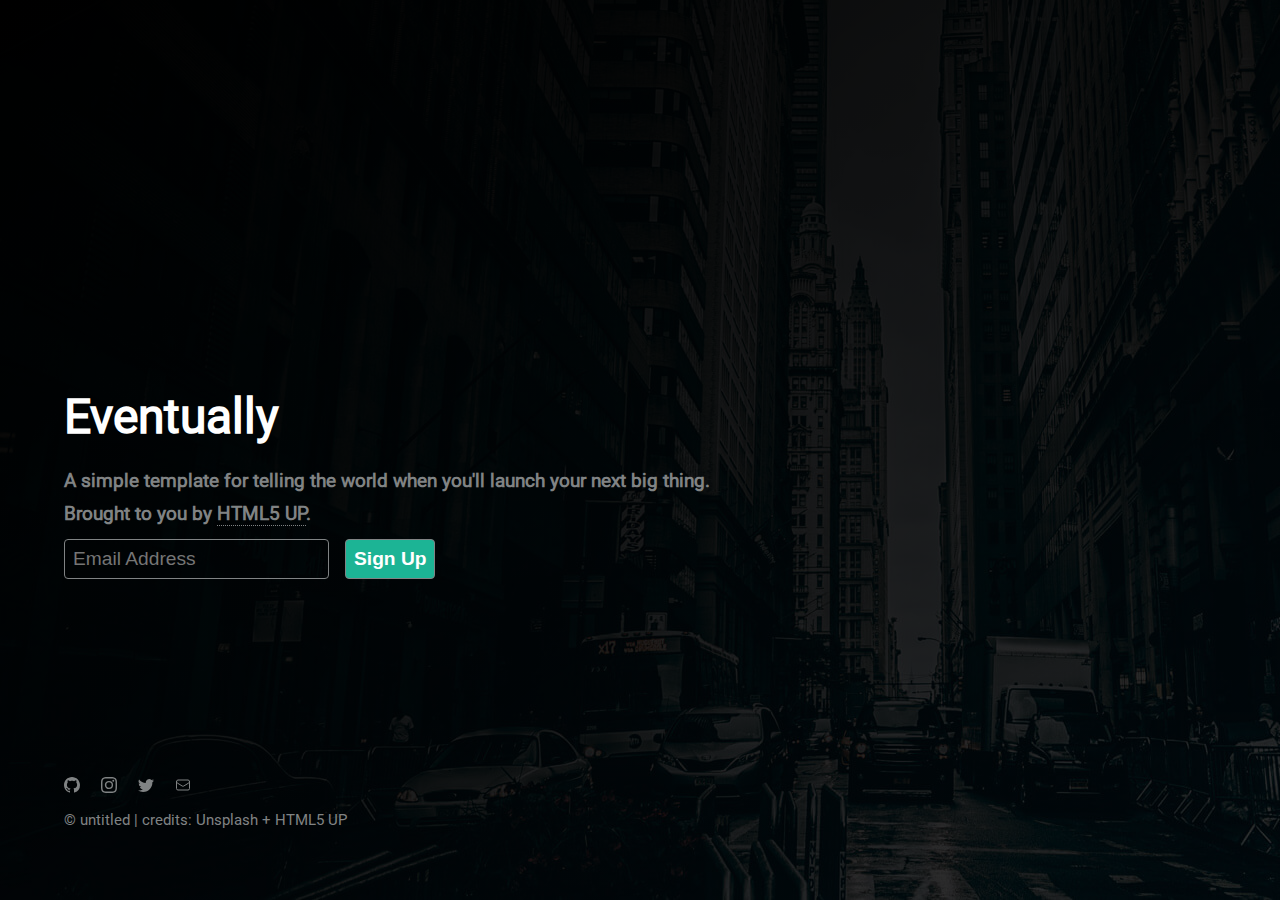
<file: 2- Eventually - Stunning HTML5 Landing Page/index.html>
<!DOCTYPE html>
<html lang="en">
  <head>
    <meta charset="UTF-8" />
    <meta http-equiv="X-UA-Compatible" content="IE=edge" />
    <meta name="viewport" content="width=device-width, initial-scale=1.0" />
    <link rel="stylesheet" href="./style.css">
    <title>codedamn Project</title>
  </head>
  <body>
    <!-- start writing your code -->
    <section class="eventually-section">
        <div class="container">
            <header>
                <h1>Eventually</h1>
                <p>A simple template for telling the world when you'll launch
                your next big thing. Brought to you by <a href="#" class="credit-to">HTML5 UP</a>.</p>
            </header>
            <div class="form-container">
                <form>
                    <label for="email">
                        <input type="email" id="email" name="email" placeholder="Email Address" required>
                    </label>
                    <span class="seperator"></span>
                    <button type="submit">Sign Up</button>
                </form>
            </div>
            <footer>
                <div class="social-icons-conatiner">
                    <a href="#" title="GitHub" target="_blank" rel="noopener noreferrer">
                        <svg stroke="currentColor" fill="currentColor" stroke-width="0" viewBox="0 0 16 16" height="1em" width="1em" xmlns="http://www.w3.org/2000/svg"><path d="M8 0C3.58 0 0 3.58 0 8c0 3.54 2.29 6.53 5.47 7.59.4.07.55-.17.55-.38 0-.19-.01-.82-.01-1.49-2.01.37-2.53-.49-2.69-.94-.09-.23-.48-.94-.82-1.13-.28-.15-.68-.52-.01-.53.63-.01 1.08.58 1.23.82.72 1.21 1.87.87 2.33.66.07-.52.28-.87.51-1.07-1.78-.2-3.64-.89-3.64-3.95 0-.87.31-1.59.82-2.15-.08-.2-.36-1.02.08-2.12 0 0 .67-.21 2.2.82.64-.18 1.32-.27 2-.27.68 0 1.36.09 2 .27 1.53-1.04 2.2-.82 2.2-.82.44 1.1.16 1.92.08 2.12.51.56.82 1.27.82 2.15 0 3.07-1.87 3.75-3.65 3.95.29.25.54.73.54 1.48 0 1.07-.01 1.93-.01 2.2 0 .21.15.46.55.38A8.012 8.012 0 0 0 16 8c0-4.42-3.58-8-8-8z"></path></svg>
                    </a>
                    <span class="seperator"></span>
                    <a href="#" title="Instagram" target="_blank" rel="noopener noreferrer">
                        <svg stroke="currentColor" fill="currentColor" stroke-width="0" viewBox="0 0 16 16" height="1em" width="1em" xmlns="http://www.w3.org/2000/svg"><path d="M8 0C5.829 0 5.556.01 4.703.048 3.85.088 3.269.222 2.76.42a3.917 3.917 0 0 0-1.417.923A3.927 3.927 0 0 0 .42 2.76C.222 3.268.087 3.85.048 4.7.01 5.555 0 5.827 0 8.001c0 2.172.01 2.444.048 3.297.04.852.174 1.433.372 1.942.205.526.478.972.923 1.417.444.445.89.719 1.416.923.51.198 1.09.333 1.942.372C5.555 15.99 5.827 16 8 16s2.444-.01 3.298-.048c.851-.04 1.434-.174 1.943-.372a3.916 3.916 0 0 0 1.416-.923c.445-.445.718-.891.923-1.417.197-.509.332-1.09.372-1.942C15.99 10.445 16 10.173 16 8s-.01-2.445-.048-3.299c-.04-.851-.175-1.433-.372-1.941a3.926 3.926 0 0 0-.923-1.417A3.911 3.911 0 0 0 13.24.42c-.51-.198-1.092-.333-1.943-.372C10.443.01 10.172 0 7.998 0h.003zm-.717 1.442h.718c2.136 0 2.389.007 3.232.046.78.035 1.204.166 1.486.275.373.145.64.319.92.599.28.28.453.546.598.92.11.281.24.705.275 1.485.039.843.047 1.096.047 3.231s-.008 2.389-.047 3.232c-.035.78-.166 1.203-.275 1.485a2.47 2.47 0 0 1-.599.919c-.28.28-.546.453-.92.598-.28.11-.704.24-1.485.276-.843.038-1.096.047-3.232.047s-2.39-.009-3.233-.047c-.78-.036-1.203-.166-1.485-.276a2.478 2.478 0 0 1-.92-.598 2.48 2.48 0 0 1-.6-.92c-.109-.281-.24-.705-.275-1.485-.038-.843-.046-1.096-.046-3.233 0-2.136.008-2.388.046-3.231.036-.78.166-1.204.276-1.486.145-.373.319-.64.599-.92.28-.28.546-.453.92-.598.282-.11.705-.24 1.485-.276.738-.034 1.024-.044 2.515-.045v.002zm4.988 1.328a.96.96 0 1 0 0 1.92.96.96 0 0 0 0-1.92zm-4.27 1.122a4.109 4.109 0 1 0 0 8.217 4.109 4.109 0 0 0 0-8.217zm0 1.441a2.667 2.667 0 1 1 0 5.334 2.667 2.667 0 0 1 0-5.334z"></path></svg>
                    </a>
                    <span class="seperator"></span>
                    <a href="#" title="Twitter" target="_blank" rel="noopener noreferrer">
                        <svg stroke="currentColor" fill="currentColor" stroke-width="0" viewBox="0 0 16 16" height="1em" width="1em" xmlns="http://www.w3.org/2000/svg"><path d="M5.026 15c6.038 0 9.341-5.003 9.341-9.334 0-.14 0-.282-.006-.422A6.685 6.685 0 0 0 16 3.542a6.658 6.658 0 0 1-1.889.518 3.301 3.301 0 0 0 1.447-1.817 6.533 6.533 0 0 1-2.087.793A3.286 3.286 0 0 0 7.875 6.03a9.325 9.325 0 0 1-6.767-3.429 3.289 3.289 0 0 0 1.018 4.382A3.323 3.323 0 0 1 .64 6.575v.045a3.288 3.288 0 0 0 2.632 3.218 3.203 3.203 0 0 1-.865.115 3.23 3.23 0 0 1-.614-.057 3.283 3.283 0 0 0 3.067 2.277A6.588 6.588 0 0 1 .78 13.58a6.32 6.32 0 0 1-.78-.045A9.344 9.344 0 0 0 5.026 15z"></path></svg>
                    </a>
                    <span class="seperator"></span>
                    <a href="#" title="Email" target="_blank" rel="noopener noreferrer">
                        <svg xmlns="http://www.w3.org/2000/svg" fill="none" viewBox="0 0 24 24" stroke-width="1.5" stroke="currentColor" class="w-6 h-6">
  <path stroke-linecap="round" stroke-linejoin="round" d="M21.75 6.75v10.5a2.25 2.25 0 01-2.25 2.25h-15a2.25 2.25 0 01-2.25-2.25V6.75m19.5 0A2.25 2.25 0 0019.5 4.5h-15a2.25 2.25 0 00-2.25 2.25m19.5 0v.243a2.25 2.25 0 01-1.07 1.916l-7.5 4.615a2.25 2.25 0 01-2.36 0L3.32 8.91a2.25 2.25 0 01-1.07-1.916V6.75" />
</svg>

                    </a>
                </div>
                <div class="">
                    <small>&copy; untitled | credits: Unsplash + HTML5 UP</small>
                </div>
            </footer>
        </div>
    </section>
  </body>
</html>
</file>
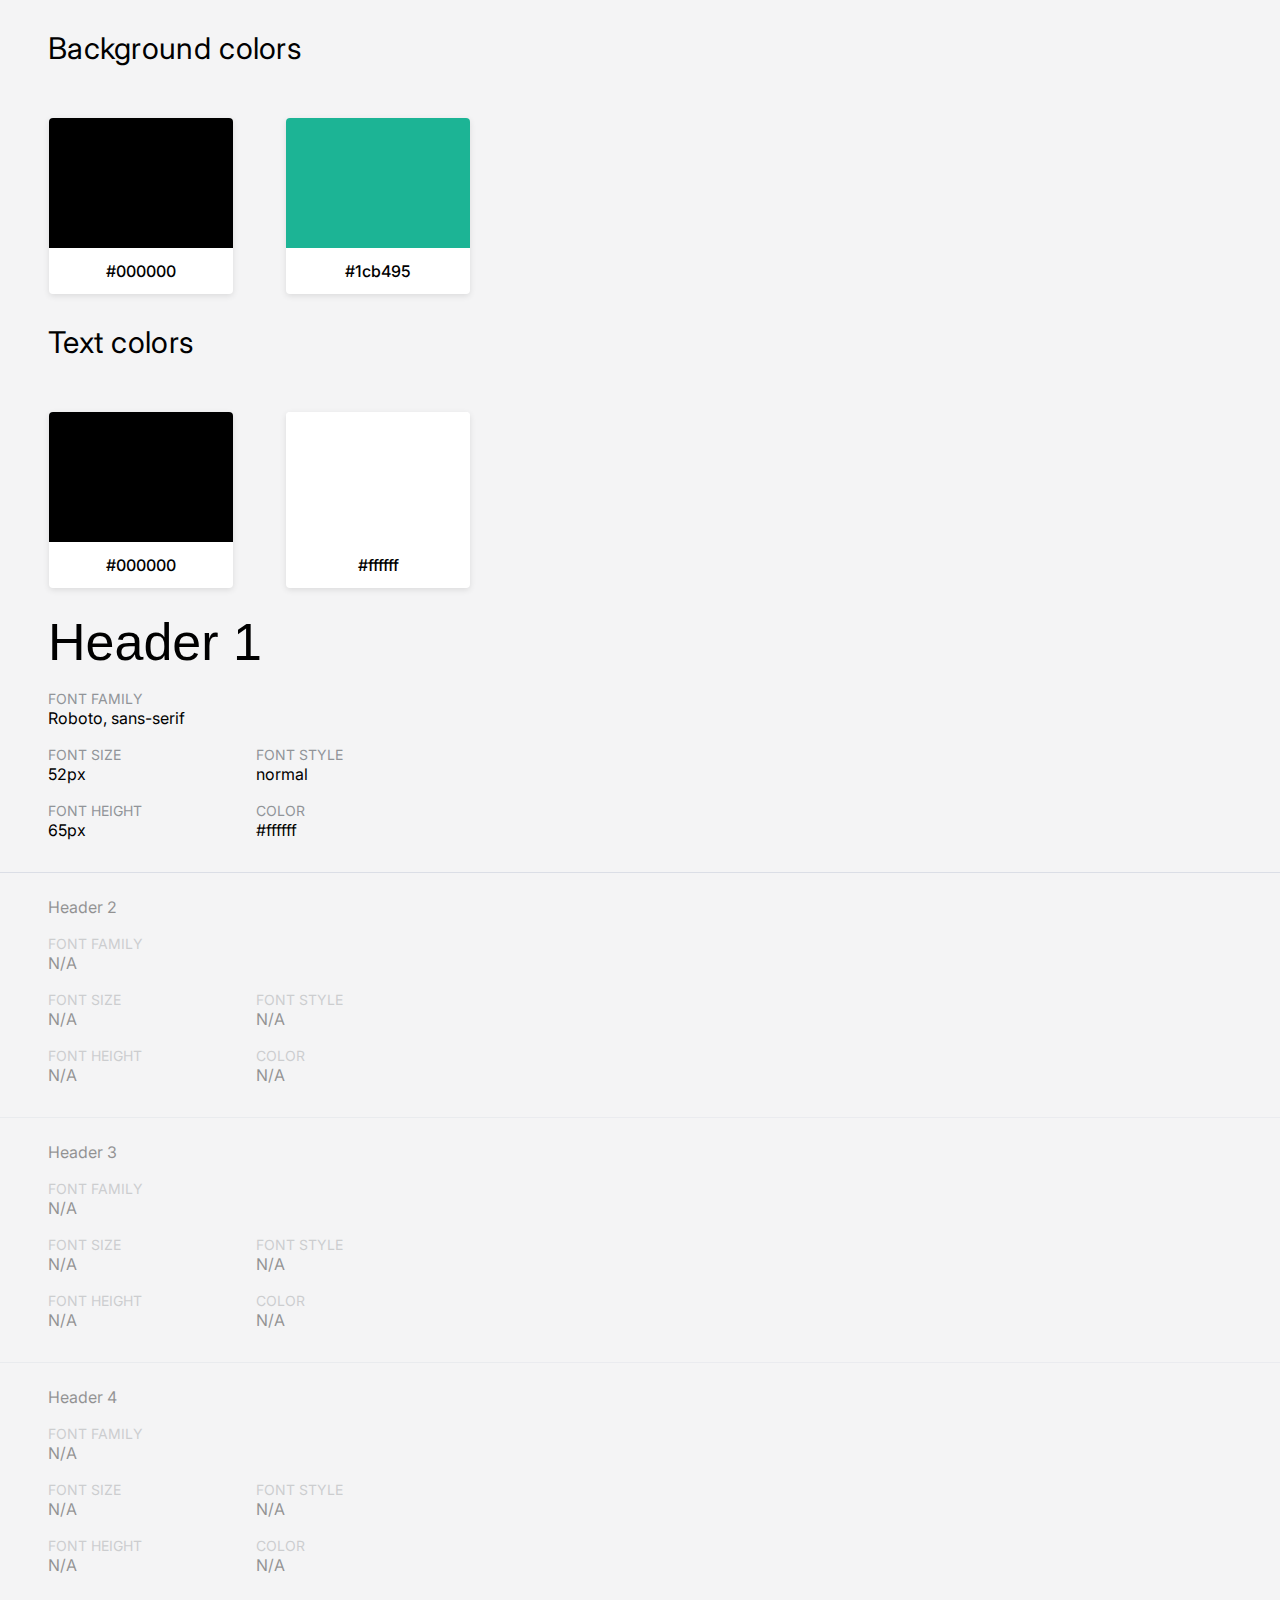
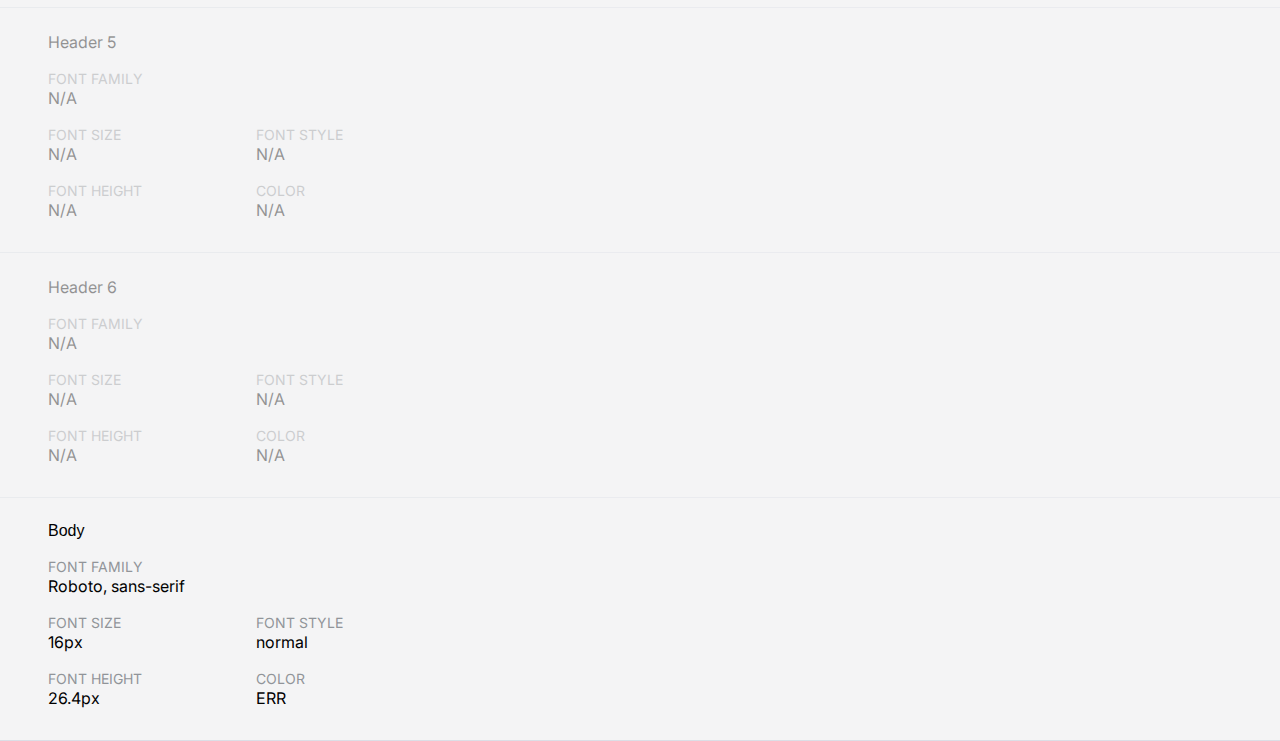
<file: 2- Eventually - Stunning HTML5 Landing Page/style-guide.html>
<!DOCTYPE html>
<html lang="en">
<head>
    <meta charset="utf-8">
    <meta http-equiv="X-UA-Compatible" content="IE=edge,chrome=1">
	<link rel="preconnect" href="https://fonts.gstatic.com">
	<link href="https://fonts.googleapis.com/css2?family=Inter:wght@400;500&display=swap" rel="stylesheet">
    <link href="https://fonts.googleapis.com/css2?family=Manrope&display=swap" rel="stylesheet">
	<title>codedamn Project Style Guide</title>
    <!-- open this in browser to see the style guide -->
    <style>
        #header {
            margin: 0 auto;
            background-color: white;
        }

        #logo {
            padding-right: 10px;
			margin-top: 2px;
			height: 24px;
        }

		#header-logo {
		    height: 95px;
			position: relative;
		}
		
		#logo-text {
			position: absolute;
			top: 50%; left: 50%;
		    transform: translate(-50%,-50%);
			width: 305px;
		}

        h1 {
            font-family: Manrope;
			font-size: 24px;
			font-style: normal;
			font-weight: 400;
			line-height: 24px;
			letter-spacing: 0em;
			text-align: left;
			margin: 0px;
			
        }

        h2 {
            font-family: 'Inter', sans-serif;
            font-size:17px;
            color:#263646;
            margin-top:33px;
            margin-bottom:0px;
        }
		
		h2 span {
			font-family: 'Inter', sans-serif;
            font-size:10px;
            color:#777777;
            margin-top:33px;
            margin-bottom:0px;
		
		}

        h3 {
            color:#777777;
            margin-top:8px;
            margin-bottom:30px;
        }

        

        h4 {
            font-family:'Inter';
            font-weight:700;
            color:#777777;
            font-size:14px;
            margin-top: 24px;
            margin-bottom: 0px;

        }
		
		h4 span {
			font-size:12px;
		}
		
		h5 {
			color: white;
			margin: 0px auto;
			padding-top: 7px;
			padding-bottom: 7px;
			
		}
		
		body {
			margin:0px !important;
		}

        span {
            font-family: 'Inter', sans-serif;
            color:#777777;
            margin-top:7px;
            margin-bottom:0px;
            font-size:14px;
        }

        p {
            font-family: 'Inter', sans-serif;
			color: black;
            text-align:center;
            margin-top: 13px;
            margin-bottom: 13px;
        }



        img {
            float:left;
        }

        #main-holder {
            clear:both;
			background-color:#f4f4f5;
        }

        #backgrondcolors {
            
        }
		
		.color-section {
			font-family: Inter;
			font-size: 30px;
			font-style: normal;
			font-weight: 400;
			letter-spacing: 0.01em;
			text-align: left;
			padding: 30px 0 20px 48px;
		}

        #textcolors {
            
        }

        .color-wrapper {
            display:inline-block;
            margin-top: 32px;
			box-shadow: 0px 2px 6px rgba(0, 0, 0, 0.1);
			border-radius: 4px;
			background-color: white;
			margin-left: 49px;
			font-size: 16px;
			font-weight: 500;
        }
        .color-holder {
            width: 184px;
            height: 130px;
            background: #ACACAC;
            margin: auto;
			border-radius: 4px 4px 0px 0px;
        }
		
		.not-set {
			opacity:0.4;
		}

        .typography-header {
            padding-left: 48px;
            padding-top: 24px;
            padding-bottom: 16px;
        }

        #typography {
            font-family: Inter;
            font-size: 16px;
            font-style: normal;
            font-weight: 400;
            letter-spacing: 0em;
            text-align: left;
            color: black;
        }

        #typography span {
            color: #919499;
            text-transform: uppercase;
            line-height: 19px;
        }

        .typography-row {
            padding-left: 48px;
            padding-bottom: 16px;
        }

        .typography-col-1{
            display: inline-block;
        }

        .typography-col-2{
            display: inline-block;
            position: absolute;
            left: 256px;
        }

        dt {
            border-bottom: 1px solid #DBDEE6;
            padding-bottom: 16px;
        }
    </style>
</head>

<div id="main-holder" class="container_16">
    <div id="backgrondcolors">
		<div class="color-section">Background colors</div>
        
        
        <div class="color-wrapper">
            <div class="color-holder" id="color-holder-1" style="background-color:#000000">
            </div>
			<div class="color-text">
				<p>#000000</p>
			</div>
        </div>

        
        
        
        <div class="color-wrapper">
            <div class="color-holder" id="color-holder-2" style="background-color:#1cb495">
            </div>
			<div class="color-text">
				<p>#1cb495</p>
			</div>
        </div>

        
        
    </div>

    <div id="textcolors">
		<div class="color-section">Text colors</div>
        
        
        <div class="color-wrapper">
            <div class="color-holder" id="color-1" style="background-color:#000000">
            </div>
            <p>#000000</p>
        </div>
        
        
        
        <div class="color-wrapper">
            <div class="color-holder" id="color-2" style="background-color:#ffffff">
            </div>
            <p>#ffffff</p>
        </div>
        
        
    </div>
    <div id="typography">
        <div class="typeclass">
            
            
            <dt id="result-header-h1-dt" class=" first">
            <div class="typography-header">
                <div style="font-family:Roboto, sans-serif; font-style:normal; font-size:52px; line-height:; color:; background-color:transparent;margin-left: 0px;">Header 1</div>
            </div>
            <div>
                <div class="typography-row"><span>Font Family</span><br>Roboto, sans-serif</div>
                <div class="typography-row"><div class="typography-col-1"><span>Font Size</span><br>52px</div><div class="typography-col-2"><span>Font Style</span><br>normal</div></div>
                <div class="typography-row"><div class="typography-col-1"><span>Font Height</span><br>65px</div><div class="typography-col-2"><span>Color</span><br>#ffffff</div></div>      
            </div>
            </dt>
            
            
            <dt id="result-header-h2-dt" class="not-set ">
            <div class="typography-header">
                <div style="font-family:N/A; font-style:N/A; font-size:N/A; line-height:; color:; background-color:transparent;margin-left: 0px;">Header 2</div>
            </div>
            <div>
                <div class="typography-row"><span>Font Family</span><br>N/A</div>
                <div class="typography-row"><div class="typography-col-1"><span>Font Size</span><br>N/A</div><div class="typography-col-2"><span>Font Style</span><br>N/A</div></div>
                <div class="typography-row"><div class="typography-col-1"><span>Font Height</span><br>N/A</div><div class="typography-col-2"><span>Color</span><br>N/A</div></div>      
            </div>
            </dt>
            
            
            <dt id="result-header-h3-dt" class="not-set ">
            <div class="typography-header">
                <div style="font-family:N/A; font-style:N/A; font-size:N/A; line-height:; color:; background-color:transparent;margin-left: 0px;">Header 3</div>
            </div>
            <div>
                <div class="typography-row"><span>Font Family</span><br>N/A</div>
                <div class="typography-row"><div class="typography-col-1"><span>Font Size</span><br>N/A</div><div class="typography-col-2"><span>Font Style</span><br>N/A</div></div>
                <div class="typography-row"><div class="typography-col-1"><span>Font Height</span><br>N/A</div><div class="typography-col-2"><span>Color</span><br>N/A</div></div>      
            </div>
            </dt>
            
            
            <dt id="result-header-h4-dt" class="not-set ">
            <div class="typography-header">
                <div style="font-family:N/A; font-style:N/A; font-size:N/A; line-height:; color:; background-color:transparent;margin-left: 0px;">Header 4</div>
            </div>
            <div>
                <div class="typography-row"><span>Font Family</span><br>N/A</div>
                <div class="typography-row"><div class="typography-col-1"><span>Font Size</span><br>N/A</div><div class="typography-col-2"><span>Font Style</span><br>N/A</div></div>
                <div class="typography-row"><div class="typography-col-1"><span>Font Height</span><br>N/A</div><div class="typography-col-2"><span>Color</span><br>N/A</div></div>      
            </div>
            </dt>
            
            
            <dt id="result-header-h5-dt" class="not-set ">
            <div class="typography-header">
                <div style="font-family:N/A; font-style:N/A; font-size:N/A; line-height:; color:; background-color:transparent;margin-left: 0px;">Header 5</div>
            </div>
            <div>
                <div class="typography-row"><span>Font Family</span><br>N/A</div>
                <div class="typography-row"><div class="typography-col-1"><span>Font Size</span><br>N/A</div><div class="typography-col-2"><span>Font Style</span><br>N/A</div></div>
                <div class="typography-row"><div class="typography-col-1"><span>Font Height</span><br>N/A</div><div class="typography-col-2"><span>Color</span><br>N/A</div></div>      
            </div>
            </dt>
            
            
            <dt id="result-header-h6-dt" class="not-set ">
            <div class="typography-header">
                <div style="font-family:N/A; font-style:N/A; font-size:N/A; line-height:; color:; background-color:transparent;margin-left: 0px;">Header 6</div>
            </div>
            <div>
                <div class="typography-row"><span>Font Family</span><br>N/A</div>
                <div class="typography-row"><div class="typography-col-1"><span>Font Size</span><br>N/A</div><div class="typography-col-2"><span>Font Style</span><br>N/A</div></div>
                <div class="typography-row"><div class="typography-col-1"><span>Font Height</span><br>N/A</div><div class="typography-col-2"><span>Color</span><br>N/A</div></div>      
            </div>
            </dt>
            

            
            <dt id="result-header-h7-dt" class=" ">
            <div class="typography-header">
                <div style="font-family:Roboto, sans-serif; font-style:normal; font-size:16px; line-height:; color:; background-color:transparent;margin-left: 0px;">Body</div>
            </div>
            <div>
                <div class="typography-row"><span>Font Family</span><br>Roboto, sans-serif</div>
                <div class="typography-row"><div class="typography-col-1"><span>Font Size</span><br>16px</div><div class="typography-col-2"><span>Font Style</span><br>normal</div></div>
                <div class="typography-row"><div class="typography-col-1"><span>Font Height</span><br>26.4px</div><div class="typography-col-2"><span>Color</span><br>ERR</div></div>      
            </div>
            </dt>
        </div>
    </div>
</div>
</file>
<file: 2- Eventually - Stunning HTML5 Landing Page/style.css>
@font-face {
    font-family: "Roboto";
    src: url("./assets/fonts/Roboto-Bold.ttf")  format('truetype'), url("./assets/fonts/Roboto-Regular.ttf")  format('truetype');
}


*,
*::after,
*::before {
    margin: 0;
    padding: 0;
    box-sizing: border-box;
}

:root {
    --bg-color-1: #000000;
    --bg-color-2: #1cb495;

    --text-color-1: #000000;
    --text-color-2: #ffffff;
    --text-color-3: rgb(128, 131, 132);
}

html,
body {
    width: 100%;
    height: 100%;
}

body {
    font-family: 'Roboto', sans-serif;
}

button {
    cursor: pointer;
}

a {
    text-decoration: none;
    color: inherit;
}

small {
    font-size: 80%;
}

.eventually-section {
    font-size: 1.2rem;
    background-image: linear-gradient(to bottom right, rgb(0, 0, 0), rgba(0, 0, 0, 0.8)), url("./assets/images/bg.jpg");
    background-repeat: no-repeat;
    background-size: cover;
    background-position: center;
    width: 100%;
    height: 100vh;
    max-height: 100rem;
    min-height: fit-content;
    overflow-x: hidden;
    color: var(--text-color-3);
    font-weight: 500;
    line-height: 1.7;
    display: flex;
    align-items: flex-end;
    justify-content: flex-start;
}

.eventually-section .container {
    padding: 4rem;
    display: flex;
    flex-direction: column;
}

.eventually-section header .credit-to {
    border-bottom: 0.1rem dotted var(--text-color-3);
}

.eventually-section header h1 {
    color: var(--text-color-2);
    font-size: 3rem;
}

.eventually-section header p {
    margin: 0.5rem 0;
    max-width: 650px;
    font-weight: bold;
}

.eventually-section form {
    margin-bottom: 4rem;
    margin-bottom: min(calc(4rem + 15vh), 12rem);
    display: flex;
}

.eventually-section form .seperator {
    padding: 1rem;
}

.eventually-section form label input,
.eventually-section form button[type=submit] {
    padding: 0.5rem;
    border-radius: 0.25rem;
}

.eventually-section form label input {
    background-color: transparent;
    border: 0.1rem var(--text-color-3) solid;
    font-size: inherit;

    display: flex;
    align-items: center;
    justify-content: center;
}
.eventually-section form label {
    display: flex;
    align-items: center;
    justify-content: center;
}
.eventually-section form button[type=submit] {
    border: 0.1rem var(--text-color-3) solid;
    font-size: inherit;
    font-weight: 700;
    color: var(--text-color-2);
    background-color: var(--bg-color-2);
    transition: all 0.3s cubic-bezier(0.175, 0.885, 0.32, 1.275);
}
.eventually-section form button[type=submit]:hover {
    backdrop-filter: brightness(0.5);
    transition: all 0.3s cubic-bezier(0.39, 0.575, 0.565, 1);
}
.eventually-section form button[type=submit]:focus {
    backdrop-filter: brightness(1.2);
    border-radius: 0;
    transition: all 0.3s cubic-bezier(0.165, 0.84, 0.44, 1);
}

.eventually-section footer {
    display: flex;
    flex-direction: column;
}

.eventually-section footer .social-icons-conatiner .seperator {
    padding: 0.5rem;
}

.eventually-section footer .social-icons-conatiner a {
    width: 1rem;
    height: 1rem;
    display: inline-flex;
}
.eventually-section footer .social-icons-conatiner a svg {
    width: 100%;
    max-width: 100%;
    height: 100%;
    max-height: 100%;
    color: var(--text-color-3);
}

.eventually-section form,
.eventually-section form label {
    flex-direction: column;
}
.eventually-section form label,
.eventually-section form label input,
.eventually-section form button[type=submit] {
    width: 100%;
}

@media screen and (min-width: 640px) {
    .eventually-section form,
    .eventually-section form label {
        flex-direction: row;
    }
    .eventually-section form label {
        width: initial;
    }
    .eventually-section form button[type=submit] {
        width: initial;
    }
    
    .eventually-section form .seperator {
        padding: 0.5rem;
    }
}
</file>
